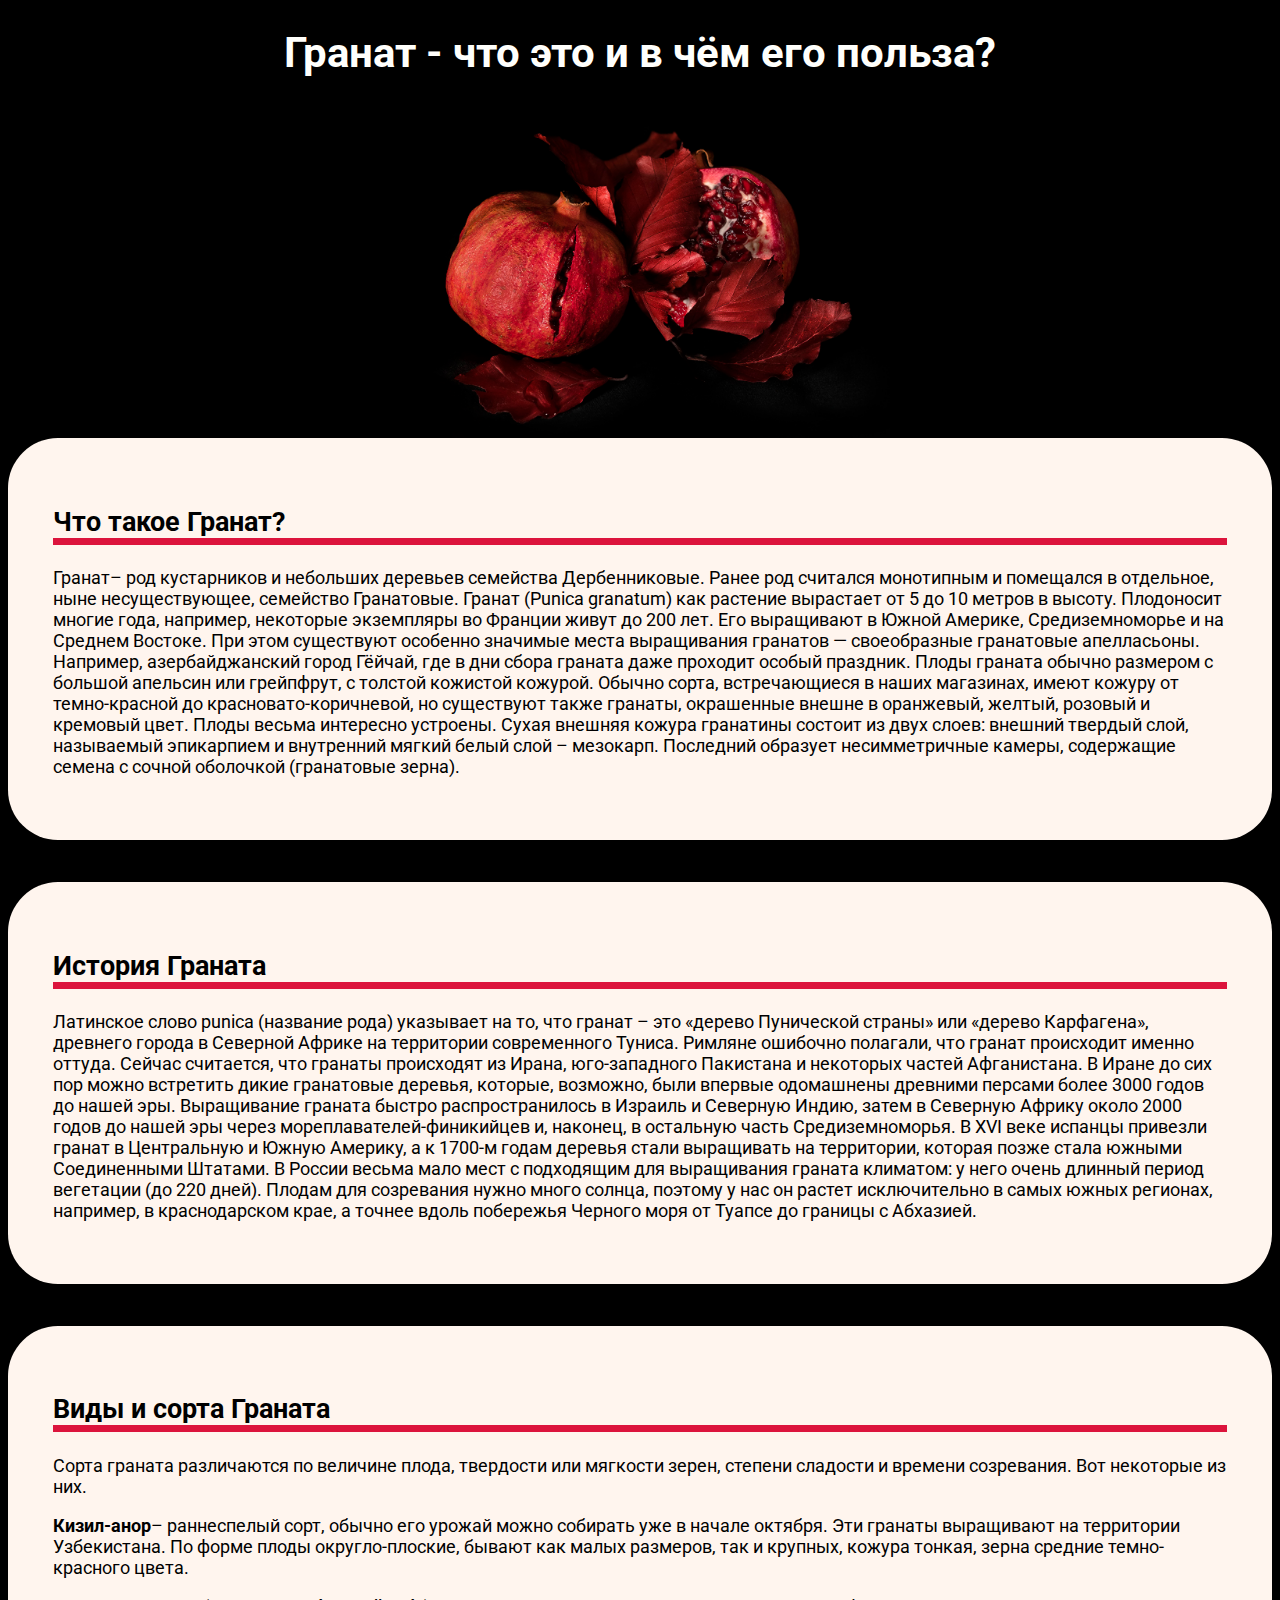
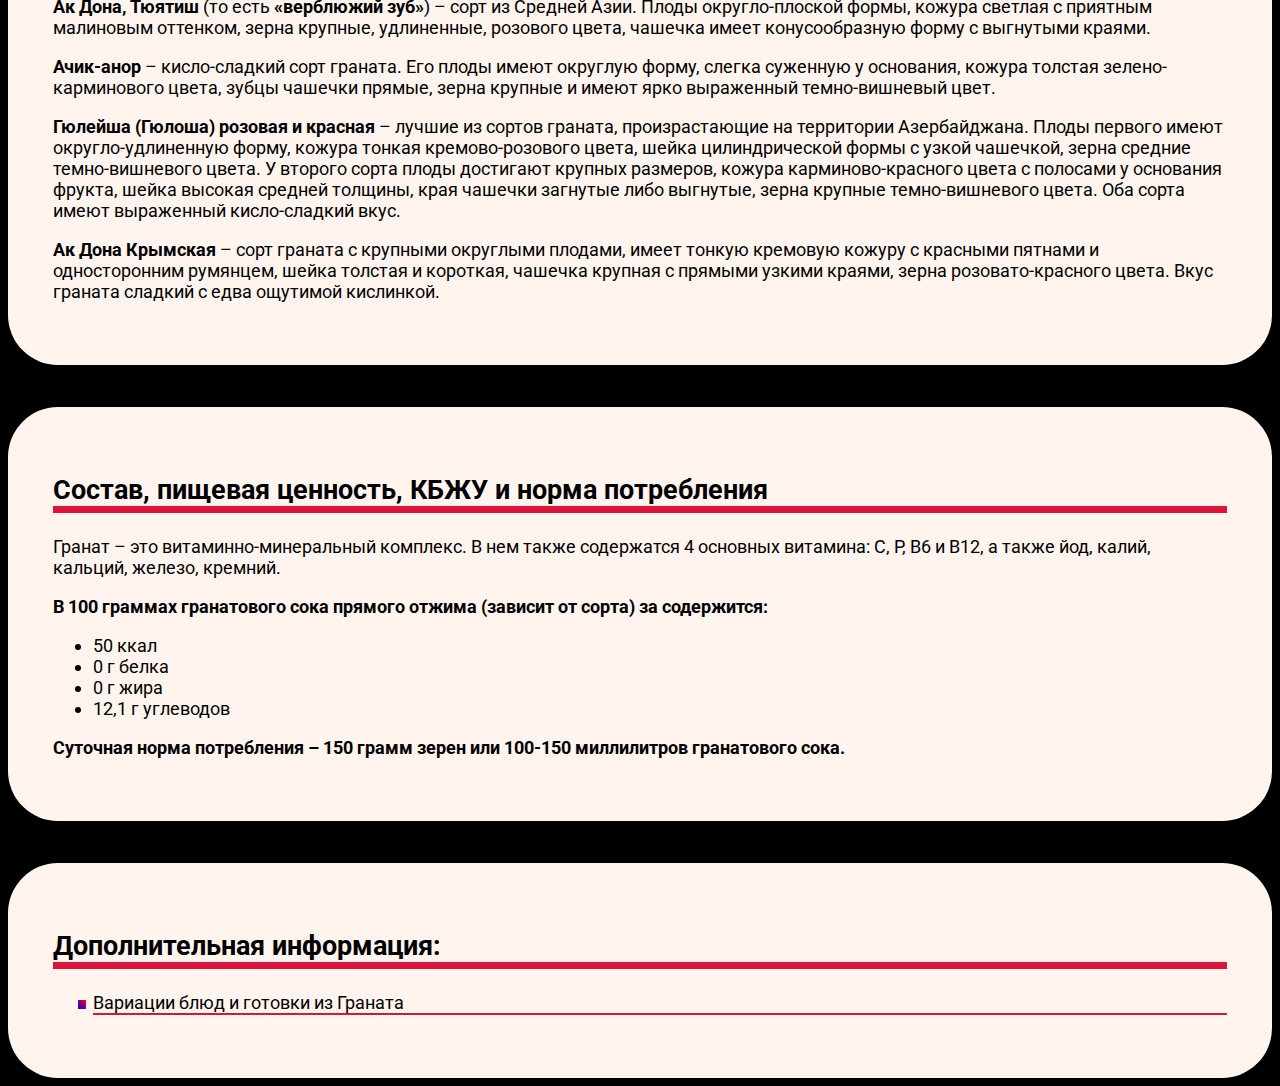
<file: index.html>
<!DOCTYPE html>
<html lang="en">
  <head>
    <meta charset="UTF-8" />
    <title>Гранат.Что это и в чём его польза.</title>
    <link href="styles.css" rel="stylesheet" />
  </head>
  <body>
    <h1 class="Vagnoe">Гранат - что это и в чём его польза?</h1>
    <img class="Granat" src="Granat.jpeg" width="500" alt="фото граната" />
    <div class="box-osnova">
      <h2 class="decor2">Что такое Гранат?</h2>
      <p>
        Гранат– род кустарников и небольших деревьев семейства Дербенниковые.
        Ранее род считался монотипным и помещался в отдельное, ныне
        несуществующее, семейство Гранатовые. Гранат (Punica granatum) как
        растение вырастает от 5 до 10 метров в высоту. Плодоносит многие года,
        например, некоторые экземпляры во Франции живут до 200 лет. Его
        выращивают в Южной Америке, Средиземноморье и на Среднем Востоке. При
        этом существуют особенно значимые места выращивания гранатов —
        своеобразные гранатовые апелласьоны. Например, азербайджанский город
        Гёйчай, где в дни сбора граната даже проходит особый праздник. Плоды
        граната обычно размером с большой апельсин или грейпфрут, с толстой
        кожистой кожурой. Обычно сорта, встречающиеся в наших магазинах, имеют
        кожуру от темно-красной до красновато-коричневой, но существуют также
        гранаты, окрашенные внешне в оранжевый, желтый, розовый и кремовый цвет.
        Плоды весьма интересно устроены. Сухая внешняя кожура гранатины состоит
        из двух слоев: внешний твердый слой, называемый эпикарпием и внутренний
        мягкий белый слой – мезокарп. Последний образует несимметричные камеры,
        содержащие семена с сочной оболочкой (гранатовые зерна).
      </p>
    </div>
    <br />
    <br />
    <div class="box-osnova">
      <h2 class="decor2">История Граната</h2>
      <p>
        Латинское слово punica (название рода) указывает на то, что гранат – это
        «дерево Пунической страны» или «дерево Карфагена», древнего города в
        Северной Африке на территории современного Туниса. Римляне ошибочно
        полагали, что гранат происходит именно оттуда. Сейчас считается, что
        гранаты происходят из Ирана, юго-западного Пакистана и некоторых частей
        Афганистана. В Иране до сих пор можно встретить дикие гранатовые
        деревья, которые, возможно, были впервые одомашнены древними персами
        более 3000 годов до нашей эры. Выращивание граната быстро
        распространилось в Израиль и Северную Индию, затем в Северную Африку
        около 2000 годов до нашей эры через мореплавателей-финикийцев и,
        наконец, в остальную часть Средиземноморья. В XVI веке испанцы привезли
        гранат в Центральную и Южную Америку, а к 1700-м годам деревья стали
        выращивать на территории, которая позже стала южными Соединенными
        Штатами. В России весьма мало мест с подходящим для выращивания граната
        климатом: у него очень длинный период вегетации (до 220 дней). Плодам
        для созревания нужно много солнца, поэтому у нас он растет исключительно
        в самых южных регионах, например, в краснодарском крае, а точнее вдоль
        побережья Черного моря от Туапсе до границы с Абхазией.
      </p>
    </div>
    <br />
    <br />
    <div class="box-osnova">
      <h2 class="decor2">Виды и сорта Граната</h2>
      <p>
        Сорта граната различаются по величине плода, твердости или мягкости
        зерен, степени сладости и времени созревания. Вот некоторые из них.
      </p>
      <p>
        <b>Кизил-анор</b>– раннеспелый сорт, обычно его урожай можно собирать
        уже в начале октября. Эти гранаты выращивают на территории Узбекистана.
        По форме плоды округло-плоские, бывают как малых размеров, так и
        крупных, кожура тонкая, зерна средние темно-красного цвета.
      </p>
      <p>
        <b>Ак Дона, Тюятиш</b> (то есть <b>«верблюжий зуб»</b>) – сорт из
        Средней Азии. Плоды округло-плоской формы, кожура светлая с приятным
        малиновым оттенком, зерна крупные, удлиненные, розового цвета, чашечка
        имеет конусообразную форму с выгнутыми краями.
      </p>
      <p>
        <b>Ачик-анор</b> – кисло-сладкий сорт граната. Его плоды имеют округлую
        форму, слегка суженную у основания, кожура толстая зелено-карминового
        цвета, зубцы чашечки прямые, зерна крупные и имеют ярко выраженный
        темно-вишневый цвет.
      </p>
      <p>
        <b>Гюлейша (Гюлоша) розовая и красная</b> – лучшие из сортов граната,
        произрастающие на территории Азербайджана. Плоды первого имеют
        округло-удлиненную форму, кожура тонкая кремово-розового цвета, шейка
        цилиндрической формы с узкой чашечкой, зерна средние темно-вишневого
        цвета. У второго сорта плоды достигают крупных размеров, кожура
        карминово-красного цвета с полосами у основания фрукта, шейка высокая
        средней толщины, края чашечки загнутые либо выгнутые, зерна крупные
        темно-вишневого цвета. Оба сорта имеют выраженный кисло-сладкий вкус.
      </p>
      <p>
        <b>Ак Дона Крымская</b> – сорт граната с крупными округлыми плодами,
        имеет тонкую кремовую кожуру с красными пятнами и односторонним
        румянцем, шейка толстая и короткая, чашечка крупная с прямыми узкими
        краями, зерна розовато-красного цвета. Вкус граната сладкий с едва
        ощутимой кислинкой.
      </p>
    </div>
    <br />
    <br />
    <div class="box-osnova">
      <h2 class="decor2">Состав, пищевая ценность, КБЖУ и норма потребления</h2>
      <p>
        Гранат – это витаминно-минеральный комплекс. В нем также содержатся 4
        основных витамина: С, Р, B6 и В12, а также йод, калий, кальций, железо,
        кремний.
      </p>
      <p>
        <b
          >В 100 граммах гранатового сока прямого отжима (зависит от сорта) за
          содержится:</b
        >
      </p>
      <ul>
        <li>50 ккал</li>
        <li>0 г белка</li>
        <li>0 г жира</li>
        <li>12,1 г углеводов</li>
      </ul>
      <p>
        <b
          >Суточная норма потребления – 150 грамм зерен или 100-150 миллилитров
          гранатового сока.</b
        >
      </p>
    </div>
    <br />
    <br />
    <div class="box-osnova">
      <h2 class="decor2">Дополнительная информация:</h2>
      <ul>
        <li class="ssilka">
          <a href="index2.html">Вариации блюд и готовки из Граната</a>
        </li>
      </ul>
    </div>
  </body>
</html>
</file>
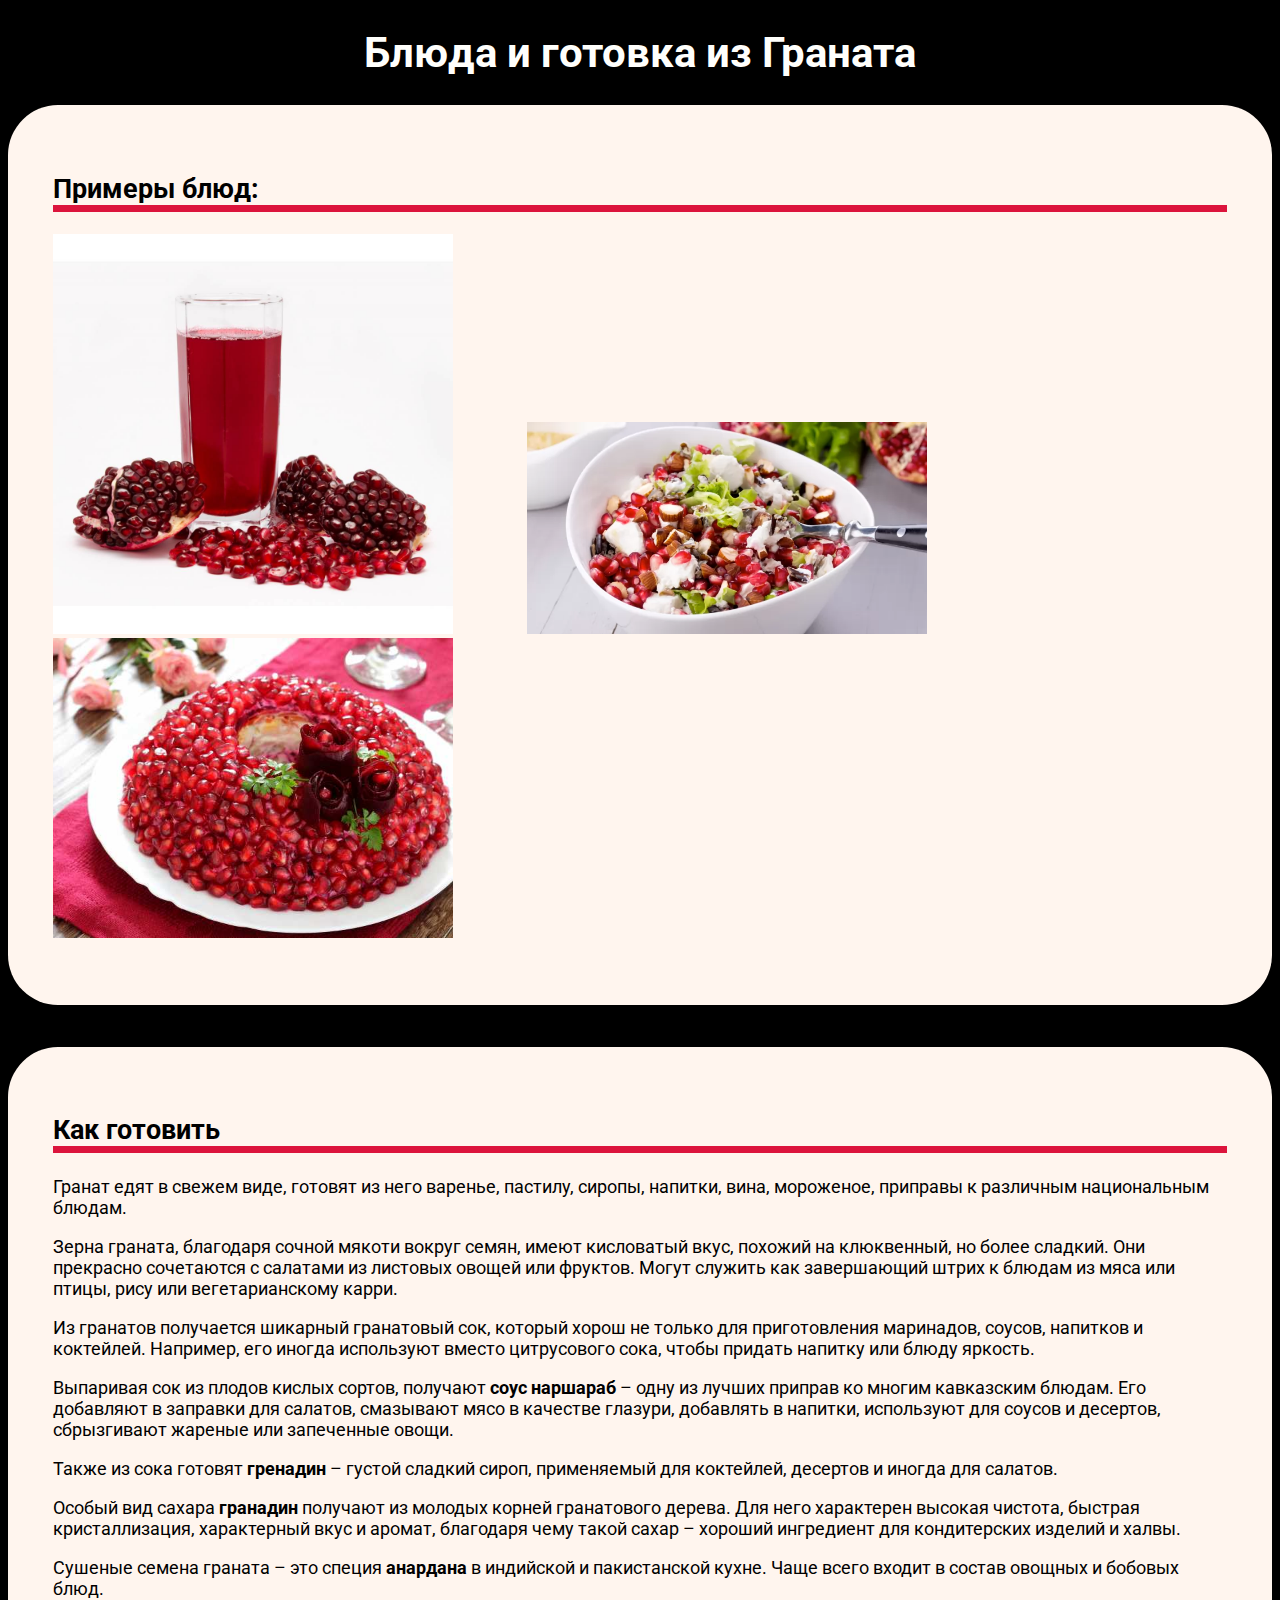
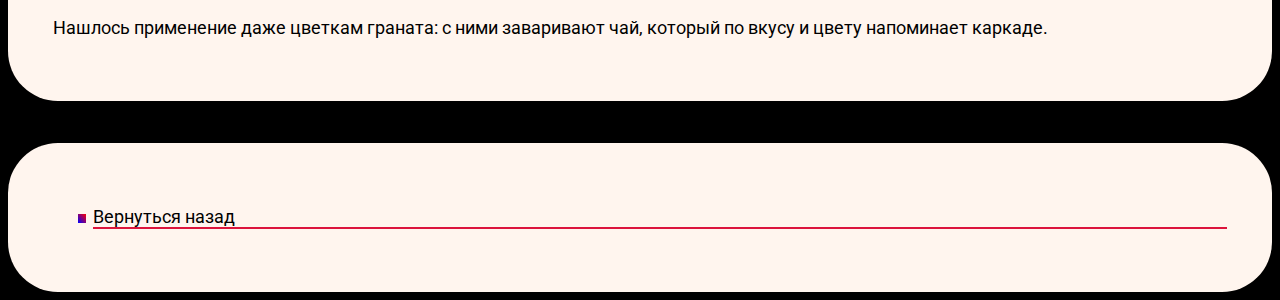
<file: index2.html>
<!DOCTYPE html>
<html lang="en">
  <head>
    <link rel="stylesheet" href="styles2.css" />
    <meta charset="UTF-8" />
    <title>Вариации блюд и готовки из Граната</title>
  </head>
  <body>
    <h1 class="Vagnoe">Блюда и готовка из Граната</h1>

    <div class="box-osnova">
      <h2 class="decor2">Примеры блюд:</h2>
      <p>
        <img src="sok_granat.jpeg" width="400" />
        <img src="salat-granat.jpeg" width="400" />
        <img src="tort-granat.jpeg" width="400" />
      </p>
    </div>
    <br />
    <br />
    <div class="box-osnova">
      <h2 class="decor2">Как готовить</h2>
      <p>
        Гранат едят в свежем виде, готовят из него варенье, пастилу, сиропы,
        напитки, вина, мороженое, приправы к различным национальным блюдам.
      </p>
      <p>
        Зерна граната, благодаря сочной мякоти вокруг семян, имеют кисловатый
        вкус, похожий на клюквенный, но более сладкий. Они прекрасно сочетаются
        с салатами из листовых овощей или фруктов. Могут служить как завершающий
        штрих к блюдам из мяса или птицы, рису или вегетарианскому карри.
      </p>
      <p>
        Из гранатов получается шикарный гранатовый сок, который хорош не только
        для приготовления маринадов, соусов, напитков и коктейлей. Например, его
        иногда используют вместо цитрусового сока, чтобы придать напитку или
        блюду яркость.
      </p>
      <p>
        Выпаривая сок из плодов кислых сортов, получают <b>соус наршараб</b> –
        одну из лучших приправ ко многим кавказским блюдам. Его добавляют в
        заправки для салатов, смазывают мясо в качестве глазури, добавлять в
        напитки, используют для соусов и десертов, сбрызгивают жареные или
        запеченные овощи.
      </p>
      <p>
        Также из сока готовят <b>гренадин</b> – густой сладкий сироп,
        применяемый для коктейлей, десертов и иногда для салатов.
      </p>
      <p>
        Особый вид сахара <b>гранадин</b> получают из молодых корней гранатового
        дерева. Для него характерен высокая чистота, быстрая кристаллизация,
        характерный вкус и аромат, благодаря чему такой сахар – хороший
        ингредиент для кондитерских изделий и халвы.
      </p>
      <p>
        Сушеные семена граната – это специя <b>анардана</b> в индийской и
        пакистанской кухне. Чаще всего входит в состав овощных и бобовых блюд.
      </p>
      <p>
        Нашлось применение даже цветкам граната: с ними заваривают чай, который
        по вкусу и цвету напоминает каркаде.
      </p>
    </div>
    <br />
    <br />

    <div class="box-osnova">
      <ul>
        <li class="ssilka">
          <a href="index.html">Вернуться назад</a>
        </li>
      </ul>
    </div>
  </body>
</html>
</file>
<file: styles.css>
@import url("https://fonts.googleapis.com/css2?family=Roboto&display=swap");
body {
  color: black;
  background-color: black;

  font-size: 18px;
  font-weight: normal;
  font-family: "Roboto", sans-serif;
}

.Vagnoe {
  color: #fffffc;
  font-weight: bold;
  text-align: center;
  font-size: 42px;
}

IMG.Granat {
  display: block;
  margin-left: auto;
  margin-right: auto;
}

.box-osnova {
  border-radius: 50px;
  padding: 45px;
  background-color: #fff5ee;
  max-width: 1500px;
  margin: auto;
}

.decor2 {
  border-bottom: 7px solid #dc143c;
}

.ssilka {
  list-style-image: linear-gradient(to left bottom, red, blue);
  border-bottom: 2px solid #dc143c;
}

a {
  text-decoration: none;
  color: black;
}
</file>
<file: styles2.css>
@import url("https://fonts.googleapis.com/css2?family=Roboto&display=swap");
body {
  color: black;
  background-color: black;

  font-size: 18px;
  font-weight: normal;
  font-family: "Roboto", sans-serif;
}

.Vagnoe {
  color: #fffffc;
  font-weight: bold;
  text-align: center;
  font-size: 42px;
}

.box-osnova {
  border-radius: 50px;
  padding: 45px;
  background-color: #fff5ee;
  max-width: 1500px;
  margin: auto;
}

.decor2 {
  border-bottom: 7px solid #dc143c;
}

img {
  margin-right: 70px;
}

.ssilka {
  list-style-image: linear-gradient(to left bottom, red, blue);
  border-bottom: 2px solid #dc143c;
}

a {
  text-decoration: none;
  color: black;
}
</file>
